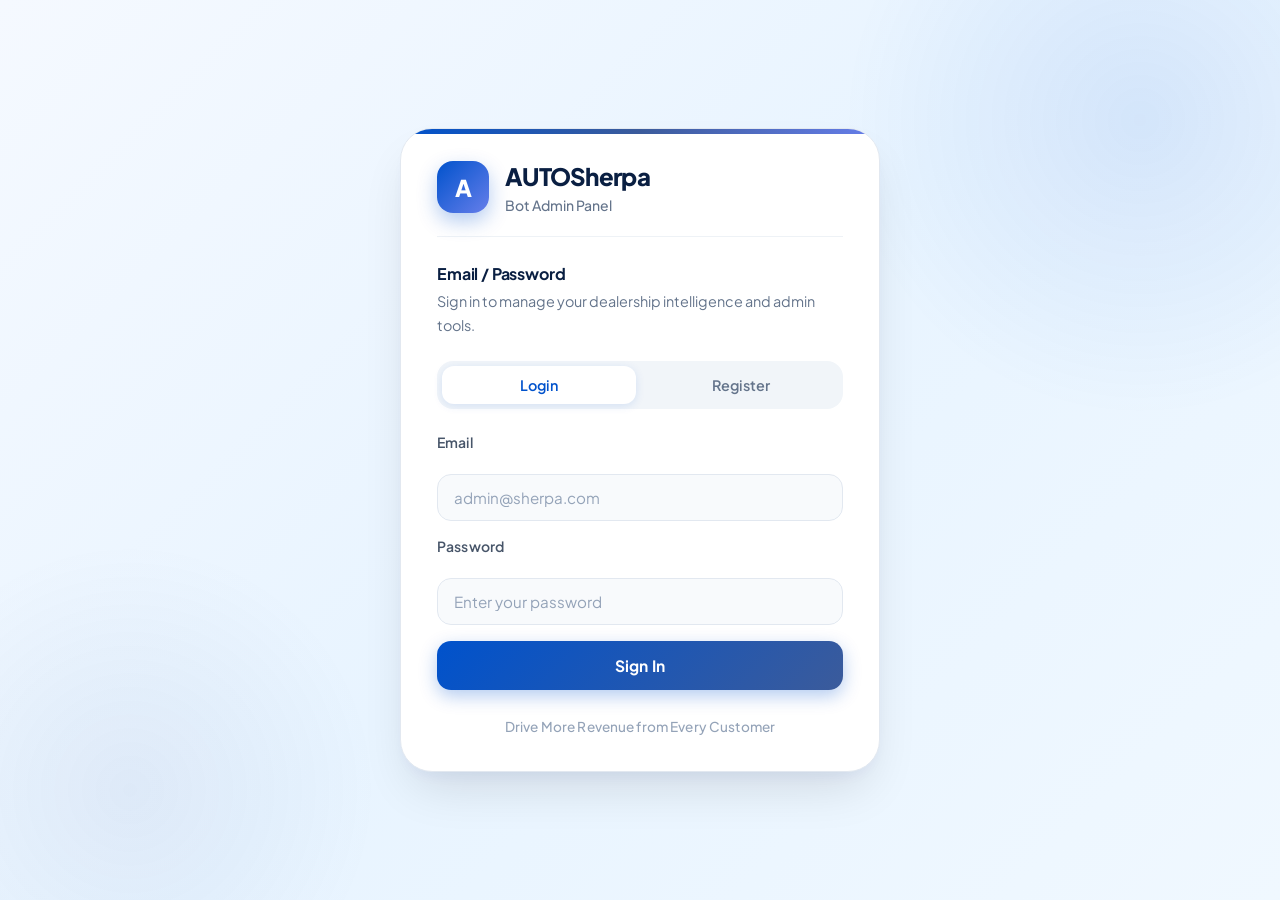
<file: frontend/index.html>
<!DOCTYPE html>
<html lang="en">
<head>
  <meta charset="UTF-8">
  <title>AutoSherpa Ops · Modern Dashboard</title>
  <link rel="stylesheet" href="css/index.css">
  <meta name="viewport" content="width=device-width, initial-scale=1.0">
  <link rel="preconnect" href="https://fonts.googleapis.com">
  <link rel="preconnect" href="https://fonts.gstatic.com" crossorigin>
  <link href="https://fonts.googleapis.com/css2?family=Plus+Jakarta+Sans:wght@400;500;600;700;800&display=swap" rel="stylesheet">
</head>
<body>
  <div class="app">
    <div class="sidebar-overlay" id="sidebarOverlay"></div>
    <header class="mobile-header">
      <button class="menu-toggle" id="menuToggle" type="button">☰</button>
      <div class="mobile-brand">AutoSherpa</div>
      <div style="width: 40px;"></div> <!-- Spacer -->
    </header>

    <aside class="sidebar">
      <div class="brand">
        <div class="logo">
          <div class="logo-icon">A</div>
          <div class="logo-text">
            AutoSherpa
            <span>Car Point</span>
          </div>
        </div>
      </div>
      
      <nav class="nav">
        <a href="index.html" class="nav-item active">
          <div class="nav-icon">🏠</div>
          <div class="nav-content">
            <strong>Dashboard</strong>
            <small>Overview</small>
          </div>
        </a>

        <a href="sales.html" class="nav-item">
          <div class="nav-icon">🚗</div>
          <div class="nav-content">
            <strong>New Car Inventory</strong>
            <small>List & Upload</small>
          </div>
        </a>

        <a href="usedcar.html" class="nav-item">
          <div class="nav-icon">🚙</div>
          <div class="nav-content">
            <strong>Used Car Inventory</strong>
            <small>Pre-owned</small>
          </div>
        </a>

        <a href="service.html" class="nav-item">
          <div class="nav-icon">🔧</div>
          <div class="nav-content">
            <strong>Service Data</strong>
            <small>History & Reports</small>
          </div>
        </a>

        <a href="insurance.html" class="nav-item">
          <div class="nav-icon">🛡️</div>
          <div class="nav-content">
            <strong>Insurance Data</strong>
            <small>Policies & Renewals</small>
          </div>
        </a>

        <a href="refinancing.html" class="nav-item">
          <div class="nav-icon">💼</div>
          <div class="nav-content">
            <strong>Refinancing</strong>
            <small>Loan Options</small>
          </div>
        </a>

        <a href="history.html" class="nav-item">
          <div class="nav-icon">🕘</div>
          <div class="nav-content">
            <strong>History</strong>
            <small>User Chat Logs</small>
          </div>
        </a>

        <a href="aboutus.html" class="nav-item">
          <div class="nav-icon">ℹ️</div>
          <div class="nav-content">
            <strong>About Us</strong>
            <small>Dealership Info</small>
          </div>
        </a>

        <a href="locations.html" class="nav-item">
          <div class="nav-icon">📍</div>
          <div class="nav-content">
            <strong>Contact & Locations</strong>
            <small>Store Details</small>
          </div>
        </a>
      </nav>
      <div class="sidebar-footer">
        <a href="login.html" class="nav-item logout-item">
          <div class="nav-icon">🚪</div>
          <div class="nav-content">
            <strong>Logout</strong>
            <small>Sign out</small>
          </div>
        </a>
      </div>
    </aside>

    <main class="main">
      <!-- Main Dashboard Overview Container -->
      <div id="dashboardOverview">
        <div class="header">
          <div class="header-flex">
            <div class="header-content">
              <h1>
                Welcome back,
                <span class="header-highlight">AutoSherpa</span>
              </h1>
              <p>Your dealership operations at a glance. Track performance, manage inventory, and drive growth.</p>
              
              <!-- Period Selector -->
              <div class="period-selector">
                <button onclick="changePeriod('today')" class="period-btn active" id="periodTodayBtn">
                  📅 Today
                </button>
                <button onclick="changePeriod('yesterday')" class="period-btn" id="periodYesterdayBtn">
                  📆 Yesterday
                </button>
                <button onclick="changePeriod('week')" class="period-btn" id="periodWeekBtn">
                  📊 Last 7 Days
                </button>
                <button onclick="changePeriod('15days')" class="period-btn" id="period15DaysBtn">
                  📈 Last 15 Days
                </button>
              </div>
            </div>
            <div class="header-right">
              <button class="action-trigger-btn" onclick="showAppointmentsView()">
                <span class="btn-icon">📅</span>
                <span class="btn-text">Test Drives & Appointments</span>
              </button>
            </div>
          </div>
        </div>

        <div class="dashboard-top-card">
          <div class="dash-grid">
            <div class="dash-card">
              <div class="dash-card-heading">🚗 Sales Enquiry</div>
              <div class="dash-card-value" id="salesEnq">0</div>
              <div class="dash-card-trend" id="salesTrend"></div>
            </div>
            <div class="dash-card">
              <div class="dash-card-heading">🚙 Used Car Enquiry</div>
              <div class="dash-card-value" id="usedEnq">0</div>
              <div class="dash-card-trend" id="usedTrend"></div>
            </div>
            <div class="dash-card">
              <div class="dash-card-heading">🔧 Service Enquiry</div>
              <div class="dash-card-value" id="serviceEnq">0</div>
              <div class="dash-card-trend" id="serviceTrend"></div>
            </div>
          </div>

          <div class="dash-grid">
            <div class="dash-card">
              <div class="dash-card-heading">🛡️ Insurance Enquiry</div>
              <div class="dash-card-value" id="insuranceEnq">0</div>
              <div class="dash-card-trend" id="insuranceTrend"></div>
            </div>
            <div class="dash-card">
              <div class="dash-card-heading">💼 Refinancing Enquiry</div>
              <div class="dash-card-value" id="refinancingEnq">0</div>
              <div class="dash-card-trend" id="refinancingTrend"></div>
            </div>
            <div class="dash-card">
              <div class="dash-card-heading">ℹ️ About Us Enquiry</div>
              <div class="dash-card-value" id="aboutUsEnq">0</div>
              <div class="dash-card-trend" id="aboutUsTrend"></div>
            </div>
          </div>

          <div class="dash-grid single-row">
            <div class="dash-card large-card">
              <div class="dash-card-heading">📍 Contact Enquiry</div>
              <div class="dash-card-value" id="contactEnq">0</div>
              <div class="dash-card-trend" id="contactTrend"></div>
            </div>
          </div>
        </div>

        <div class="card trend-card">
          <div class="trend-header">
            <div>
              <span class="eyebrow">Lead Trend</span>
              <div class="lead-count" id="leadCount">0 leads</div>
            </div>
            <div class="trend-caption">Unique customers per day (last 15 days)</div>
          </div>

          <div class="trend-chart">
            <div class="trend-axis-label">Last 15 days</div>
            <div class="trend-bars" id="trendBars"></div>
            <div class="trend-labels" id="trendLabels"></div>
          </div>
        </div>

      </div> <!-- End dashboardOverview -->

      <!-- Dedicated Appointments View -->
      <div id="appointmentsView" class="full-view-container" style="display: none;">
        <div class="view-header">
          <div class="view-header-left">
            <button class="back-btn" onclick="showDashboardOverview()">
              <span class="back-icon">←</span> Back to Dashboard
            </button>
            <div class="view-title">
              <h2>🗓️ Test Drives & Appointments</h2>
              <p>Combined view of all incoming requests across modules</p>
            </div>
          </div>
          <div class="view-actions">
            <button class="refresh-btn-large" onclick="loadActionItems()">
              <span class="refresh-icon">🔄</span> Refresh List
            </button>
          </div>
        </div>

        <div class="view-filters-bar">
          <div class="filter-section">
            <span class="filter-label">Time Period:</span>
            <div class="view-period-selector">
              <button onclick="changeModalPeriod('today')" class="mini-period-btn" id="modalPeriodToday">Today</button>
              <button onclick="changeModalPeriod('yesterday')" class="mini-period-btn" id="modalPeriodYesterday">Yesterday</button>
              <button onclick="changeModalPeriod('week')" class="mini-period-btn" id="modalPeriodWeek">7 Days</button>
              <button onclick="changeModalPeriod('15days')" class="mini-period-btn active" id="modalPeriod15Days">15 Days</button>
            </div>
          </div>
          <div class="filter-section">
            <span class="filter-label">Filter by Module:</span>
            <div class="view-module-tabs">
              <button onclick="filterModalByModule('all')" class="tab-btn active" id="tabAll">All Items</button>
              <button onclick="filterModalByModule('sales')" class="tab-btn" id="tabSales">New Cars</button>
              <button onclick="filterModalByModule('used_cars')" class="tab-btn" id="tabUsed">Used Cars</button>
              <button onclick="filterModalByModule('insurance')" class="tab-btn" id="tabInsurance">Insurance</button>
              <button onclick="filterModalByModule('service')" class="tab-btn" id="tabService">Service</button>
              <button onclick="filterModalByModule('refinancing')" class="tab-btn" id="tabRefinancing">Refinancing</button>
            </div>
          </div>
        </div>

        <div class="view-table-container">
          <div id="actionItemsContainer" class="action-items-list-view">
            <div class="empty-state">Loading data...</div>
          </div>
        </div>
      </div>
    </main>
  </div>
  
  <script src="js/config.js?v=1.2"></script>
  <script src="js/index.js"></script>

</body>
</html>
</file>
<file: frontend/css/index.css>
:root {
  /* Vibrant Modern Color System */
  --primary-50: #eef2ff;
  --primary-100: #e0e7ff;
  --primary-500: #3b5b9b;
  --primary-600: #2c4c8c;
  --primary-700: #1e3a7a;
  
  --neutral-50: #fafbfc;
  --neutral-100: #f5f7fa;
  --neutral-200: #eef2f6;
  --neutral-300: #e2e8f0;
  --neutral-400: #cbd5e1;
  --neutral-500: #94a3b8;
  --neutral-600: #64748b;
  --neutral-700: #475569;
  --neutral-800: #1e293b;
  --neutral-900: #0f172a;
  
  --card-sales: linear-gradient(135deg, #667eea 0%, #764ba2 100%);
  --card-used: linear-gradient(135deg, #f093fb 0%, #f5576c 100%);
  --card-service: linear-gradient(135deg, #4facfe 0%, #00f2fe 100%);
  --card-insurance: linear-gradient(135deg, #43e97b 0%, #38f9d7 100%);
  --card-refinancing: linear-gradient(135deg, #fa709a 0%, #fee140 100%);
  --card-about: linear-gradient(135deg, #30cfd0 0%, #330867 100%);
  --card-contact: linear-gradient(135deg, #a8edea 0%, #fed6e3 100%);
  --card-general: linear-gradient(135deg, #a1c4fd 0%, #c2e9fb 100%);
  
  --success: #2e7d67;
  --warning: #c48b56;
  --error: #b55464;
  
  --glass-bg: rgba(255, 255, 255, 0.85);
  --glass-border: rgba(255, 255, 255, 0.5);
  --glass-shadow: 0 25px 50px -12px rgba(0, 0, 0, 0.15);
  
  --gradient-primary: linear-gradient(135deg, #3b5b9b 0%, #2c4c8c 100%);
  --gradient-accent: linear-gradient(135deg, #9b8b7c 0%, #8a7a6b 100%);
  --gradient-light: linear-gradient(135deg, #ffffff 0%, #f8fafc 100%);
}

* {
  margin: 0;
  padding: 0;
  box-sizing: border-box;
}

body {
  font-family: 'Plus Jakarta Sans', 'Inter', -apple-system, BlinkMacSystemFont, sans-serif;
  background: linear-gradient(135deg, #f5f9ff 0%, #e8f4ff 50%, #f0f8ff 100%);
  color: var(--neutral-800);
  min-height: 100vh;
  line-height: 1.5;
  -webkit-font-smoothing: antialiased;
}

/* Layout */
.app {
  display: flex;
  min-height: 100vh;
  position: relative;
}

/* Modern Sidebar */
.sidebar {
  width: 260px;
  background: linear-gradient(180deg, #004aad 0%, #0052cc 50%, #003d99 100%);
  color: #ffffff;
  padding: 32px 20px;
  position: sticky;
  top: 0;
  height: 100vh;
  overflow-y: auto;
  box-shadow: 4px 0 35px -15px rgba(0, 82, 204, 0.35);
  z-index: 10;
  display: flex;
  flex-direction: column;
  justify-content: space-between;
}

.brand {
  margin-bottom: 40px;
}

.logo {
  display: flex;
  align-items: center;
  gap: 14px;
}

.logo-icon {
  width: 44px;
  height: 44px;
  background: linear-gradient(135deg, #00d4ff 0%, #0099ff 100%);
  border-radius: 14px;
  display: flex;
  align-items: center;
  justify-content: center;
  color: white;
  font-size: 22px;
  font-weight: 800;
}

.logo-text {
  font-size: 20px;
  font-weight: 700;
  letter-spacing: -0.5px;
  color: #ffffff;
}

.logo-text span {
  display: block;
  font-size: 12px;
  font-weight: 500;
  color: rgba(255, 255, 255, 0.72);
  margin-top: 4px;
}

/* Navigation */
.nav {
  display: flex;
  flex-direction: column;
  gap: 10px;
}

.nav-item {
  display: flex;
  align-items: center;
  gap: 16px;
  padding: 14px 16px;
  border-radius: 18px;
  text-decoration: none;
  color: rgba(255, 255, 255, 0.95);
  transition: all 0.25s ease;
  position: relative;
  background: rgba(255, 255, 255, 0.08);
  border: 1px solid transparent;
}

.nav-icon {
  width: 36px;
  height: 36px;
  background: rgba(255, 255, 255, 0.08);
  border-radius: 12px;
  display: flex;
  align-items: center;
  justify-content: center;
  font-size: 18px;
  transition: all 0.25s ease;
}

.nav-content {
  flex: 1;
}

.nav-content strong {
  display: block;
  font-weight: 700;
  font-size: 15px;
  margin-bottom: 2px;
  color: #f8fbff;
}

.nav-content small {
  display: block;
  font-size: 11px;
  color: rgba(255, 255, 255, 0.64);
  font-weight: 500;
  letter-spacing: 0.3px;
  text-transform: uppercase;
}

.nav-item:hover {
  background: rgba(255, 255, 255, 0.12);
  transform: translateX(4px);
}

.nav-item:hover .nav-icon {
  background: rgba(255, 255, 255, 0.18);
}

.nav-item.active {
  background: white;
  color: var(--primary-700);
  border-color: rgba(255, 255, 255, 0.18);
}

.nav-item.active .nav-icon {
  background: var(--gradient-primary);
  color: white;
}

.nav-item.active .nav-content strong {
  color: var(--primary-700);
}

.nav-item.active .nav-content small {
  color: var(--neutral-500);
}

.sidebar-footer {
  margin-top: 24px;
  padding-top: 20px;
  border-top: 1px solid rgba(255, 255, 255, 0.08);
}

.logout-item {
  background: rgba(255, 255, 255, 0.08);
}

.logout-item:hover {
  background: rgba(255, 255, 255, 0.16);
}

/* Main Content */
.main {
  flex: 1;
  padding: 40px;
  background: transparent;
  position: relative;
  overflow-x: hidden;
}

.main::before {
  content: '';
  position: absolute;
  top: 0;
  left: 0;
  right: 0;
  height: 420px;
  background: radial-gradient(circle at top right, rgba(0, 82, 204, 0.12), transparent 32%),
              linear-gradient(180deg, rgba(200, 220, 255, 0.5) 0%, rgba(240, 248, 255, 0.7) 100%);
  pointer-events: none;
  z-index: -1;
}

/* Header */
.header {
  position: relative;
  z-index: 1;
  margin-bottom: 48px;
}

.header-content {
  max-width: 800px;
}

.header h1 {
  font-size: 44px;
  font-weight: 800;
  letter-spacing: -1.5px;
  line-height: 1.2;
  margin-bottom: 16px;
  color: #0a1f42;
}

.header-highlight {
  background: linear-gradient(135deg, #0052cc 0%, #0066ff 100%);
  -webkit-background-clip: text;
  -webkit-text-fill-color: transparent;
  background-clip: text;
  display: inline-block;
}

.header p {
  font-size: 18px;
  color: #2d3e50;
  font-weight: 500;
  max-width: 600px;
  line-height: 1.7;
}

/* Period Selector Styles */
.period-selector {
  display: flex;
  gap: 12px;
  margin-top: 20px;
  flex-wrap: wrap;
}

.period-btn {
  padding: 10px 20px;
  border-radius: 999px;
  border: 1.5px solid #cbd5e1;
  background: white;
  font-size: 13px;
  font-weight: 600;
  font-family: 'Plus Jakarta Sans', system-ui, sans-serif;
  cursor: pointer;
  color: #475569;
  transition: all 0.2s ease;
}

.period-btn:hover {
  border-color: #0052cc;
  color: #0052cc;
  transform: translateY(-2px);
  box-shadow: 0 4px 12px rgba(0, 82, 204, 0.15);
}

.period-btn.active {
  background: linear-gradient(135deg, #0052cc 0%, #0066ff 100%);
  color: white;
  border-color: transparent;
  box-shadow: 0 4px 14px rgba(0, 82, 204, 0.3);
}

/* Stats Section */
.stats-grid {
  display: grid;
  grid-template-columns: repeat(4, 1fr);
  gap: 24px;
  margin-bottom: 48px;
  position: relative;
  z-index: 1;
}

.stat-card {
  background: white;
  border-radius: 28px;
  padding: 24px;
  box-shadow: var(--glass-shadow);
  border: 1px solid var(--neutral-200);
  transition: all 0.3s ease;
  position: relative;
  overflow: hidden;
}

.stat-card::before {
  content: '';
  position: absolute;
  top: 0;
  left: 0;
  right: 0;
  height: 4px;
  background: var(--gradient-primary);
  opacity: 0;
  transition: opacity 0.3s ease;
}

.stat-card:hover {
  transform: translateY(-5px);
  box-shadow: 0 30px 60px -20px rgba(59, 91, 155, 0.2);
}

.stat-card:hover::before {
  opacity: 1;
}

.stat-icon {
  width: 48px;
  height: 48px;
  background: var(--neutral-100);
  border-radius: 16px;
  display: flex;
  align-items: center;
  justify-content: center;
  font-size: 24px;
  margin-bottom: 20px;
  color: var(--primary-500);
}

.stat-value {
  font-size: 32px;
  font-weight: 800;
  color: var(--neutral-900);
  margin-bottom: 4px;
  letter-spacing: -0.5px;
}

.stat-label {
  font-size: 14px;
  color: var(--neutral-500);
  font-weight: 500;
  text-transform: uppercase;
  letter-spacing: 0.5px;
}

.stat-trend {
  display: inline-block;
  padding: 4px 8px;
  background: var(--neutral-100);
  border-radius: 20px;
  font-size: 12px;
  font-weight: 600;
  margin-top: 12px;
  color: var(--success);
}

.stat-trend.positive {
  color: var(--success);
}

/* Cards Grid */
.cards {
  display: grid;
  grid-template-columns: repeat(3, 1fr);
  gap: 30px;
  position: relative;
  z-index: 1;
}

.card {
  background: white;
  border-radius: 32px;
  padding: 32px;
  text-decoration: none;
  color: inherit;
  box-shadow: var(--glass-shadow);
  border: 1px solid var(--neutral-200);
  transition: all 0.4s cubic-bezier(0.34, 1.56, 0.64, 1);
  position: relative;
  display: flex;
  flex-direction: column;
  gap: 16px;
}

.card-badge {
  position: absolute;
  top: 24px;
  right: 24px;
  padding: 6px 12px;
  background: var(--neutral-100);
  border-radius: 40px;
  font-size: 12px;
  font-weight: 600;
  color: var(--neutral-600);
  letter-spacing: 0.3px;
}

.card-icon {
  width: 64px;
  height: 64px;
  background: var(--neutral-100);
  border-radius: 20px;
  display: flex;
  align-items: center;
  justify-content: center;
  font-size: 32px;
  margin-bottom: 8px;
  transition: all 0.3s ease;
}

.card:hover .card-icon {
  background: var(--gradient-primary);
  color: white;
  transform: scale(1.1) rotate(5deg);
}

.card h3 {
  font-size: 28px;
  font-weight: 700;
  color: var(--neutral-900);
  letter-spacing: -0.5px;
  margin-bottom: 4px;
}

.card p {
  color: var(--neutral-600);
  font-size: 16px;
  line-height: 1.7;
  margin-bottom: 16px;
}

.card-features {
  list-style: none;
  padding: 0;
  margin-top: auto;
}

.card-features li {
  display: flex;
  align-items: center;
  gap: 8px;
  font-size: 14px;
  color: var(--neutral-600);
  padding: 8px 0;
  border-bottom: 1px solid var(--neutral-100);
}

.card-features li:last-child {
  border-bottom: none;
}

.card-features li::before {
  content: "✓";
  color: var(--primary-500);
  font-weight: 700;
}

.card-footer {
  margin-top: 24px;
  display: flex;
  align-items: center;
  gap: 12px;
  color: var(--primary-500);
  font-weight: 600;
  font-size: 15px;
}

.card-footer span {
  transition: transform 0.3s ease;
}

.card:hover .card-footer span {
  transform: translateX(8px);
}

.card:hover {
  transform: translateY(-12px) scale(1.02);
  border-color: var(--primary-100);
  box-shadow: 0 40px 80px -20px rgba(59, 91, 155, 0.3);
}

/* Dashboard enquiry section */
.dashboard-top-card {
  background: transparent;
  border-radius: 0;
  padding: 0;
  box-shadow: none;
  margin-bottom: 32px;
}

.dash-grid {
  display: grid;
  grid-template-columns: repeat(3, minmax(0, 1fr));
  gap: 24px;
  margin-bottom: 24px;
}

.dash-grid.single-row {
  grid-template-columns: 1fr;
}

.dash-card {
  background: white;
  border-radius: 28px;
  padding: 32px 28px;
  min-height: 140px;
  display: flex;
  flex-direction: column;
  justify-content: space-between;
  border: none;
  box-shadow: 0 20px 40px -10px rgba(0, 0, 0, 0.1);
  transition: all 0.4s cubic-bezier(0.34, 1.56, 0.64, 1);
  position: relative;
  overflow: hidden;
}

.dash-card::before {
  content: '';
  position: absolute;
  top: 0;
  left: 0;
  right: 0;
  height: 6px;
  background: var(--card-sales);
}

.dash-card:nth-child(1)::before {
  background: var(--card-sales);
}

.dash-card:nth-child(2)::before {
  background: var(--card-used);
}

.dash-card:nth-child(3)::before {
  background: var(--card-service);
}

.dash-card:nth-child(4)::before {
  background: var(--card-insurance);
}

.dash-card:nth-child(5)::before {
  background: var(--card-refinancing);
}

.dash-card:nth-child(6)::before {
  background: var(--card-about);
}

.dash-card.large-card::before {
  background: var(--card-contact);
}

.dash-card:hover {
  transform: translateY(-8px);
  box-shadow: 0 30px 60px -15px rgba(0, 0, 0, 0.25);
}

.dash-card.large-card {
  grid-column: 1 / -1;
  min-height: 140px;
}

.dash-card-heading {
  font-size: 15px;
  font-weight: 700;
  color: var(--neutral-700);
  margin-bottom: 16px;
  letter-spacing: 0.3px;
  text-transform: uppercase;
  display: flex;
  align-items: center;
  gap: 8px;
}

.dash-card-value {
  font-size: 42px;
  font-weight: 900;
  background: linear-gradient(135deg, #667eea 0%, #764ba2 100%);
  -webkit-background-clip: text;
  -webkit-text-fill-color: transparent;
  background-clip: text;
  line-height: 1.2;
}

.dash-card-trend {
  font-size: 12px;
  margin-top: 12px;
  padding-top: 8px;
  border-top: 1px solid var(--neutral-200);
  color: var(--neutral-500);
}

.dash-card-trend.up {
  color: #10b981;
}

.dash-card-trend.down {
  color: #ef4444;
}

/* Trend Card */
.trend-card {
  background: white;
  border: none;
  border-radius: 32px;
  padding: 32px;
  box-shadow: 0 20px 40px -10px rgba(0, 0, 0, 0.1);
  position: relative;
  overflow: hidden;
  margin-bottom: 24px;
}

.trend-card::before {
  content: '';
  position: absolute;
  top: 0;
  left: 0;
  width: 100%;
  height: 6px;
  background: linear-gradient(90deg, #667eea 0%, #764ba2 50%, #38f9d7 100%);
}

.trend-header {
  display: flex;
  justify-content: space-between;
  align-items: flex-end;
  gap: 20px;
  margin-bottom: 24px;
  flex-wrap: wrap;
}

.eyebrow {
  display: inline-block;
  text-transform: uppercase;
  letter-spacing: 0.16em;
  color: var(--neutral-500);
  font-size: 12px;
  margin-bottom: 8px;
}

.lead-count {
  font-size: 38px;
  font-weight: 900;
  color: var(--primary-700);
}

.trend-caption {
  font-size: 14px;
  color: var(--neutral-500);
}

.trend-chart {
  padding: 24px 0 0;
}

.trend-axis-label {
  font-weight: 600;
  color: var(--neutral-700);
  margin-bottom: 18px;
}

.trend-bars {
  display: grid;
  grid-template-columns: repeat(15, minmax(0, 1fr));
  gap: 10px;
  align-items: end;
  height: 180px;
  margin-bottom: 18px;
}

.trend-bar {
  background: #dbe8ff;
  border-radius: 18px 18px 0 0;
  position: relative;
  transition: all 0.3s ease;
  cursor: pointer;
}

.trend-bar:hover {
  opacity: 0.8;
  transform: scaleY(1.02);
}

.trend-bar.active-bar {
  background: linear-gradient(180deg, #3b5b9b 0%, #2c4c8c 100%);
}

.trend-labels {
  display: grid;
  grid-template-columns: repeat(15, minmax(0, 1fr));
  gap: 10px;
  font-size: 11px;
  font-weight: 500;
  color: var(--neutral-600);
  text-align: center;
  margin-top: 16px;
  padding-bottom: 24px;
}

.trend-labels span {
  display: block;
  transform: rotate(-45deg);
  transform-origin: center;
  white-space: nowrap;
  cursor: pointer;
  margin-left: -6px;
}

.trend-labels span:hover {
  color: var(--primary-500);
  font-weight: 700;
}

/* Summary Card Styles */
.summary-card {
  margin-top: 24px;
}

.summary-header {
  display: flex;
  justify-content: space-between;
  align-items: center;
  margin-bottom: 20px;
  flex-wrap: wrap;
  gap: 12px;
}

.summary-header h3 {
  margin-bottom: 0;
  font-size: 18px;
  font-weight: 700;
}

.last-updated {
  font-size: 12px;
  color: var(--neutral-500);
  font-weight: 500;
}

.summary-grid {
  display: grid;
  grid-template-columns: repeat(3, 1fr);
  gap: 20px;
}

.summary-item {
  text-align: center;
  padding: 16px;
  background: var(--neutral-50);
  border-radius: 16px;
  transition: all 0.3s ease;
}

.summary-item:hover {
  transform: translateY(-2px);
  box-shadow: 0 4px 12px rgba(0, 0, 0, 0.05);
}

.summary-label {
  font-size: 12px;
  color: var(--neutral-500);
  font-weight: 600;
  text-transform: uppercase;
  letter-spacing: 0.5px;
  margin-bottom: 8px;
}

.summary-value {
  font-size: 28px;
  font-weight: 800;
  color: var(--neutral-900);
}

/* Quick Actions */
.quick-actions {
  margin-top: 48px;
  padding: 32px;
  background: white;
  border-radius: 32px;
  border: 1px solid var(--neutral-200);
  position: relative;
  z-index: 1;
}

.quick-actions h4 {
  font-size: 18px;
  font-weight: 600;
  color: var(--neutral-700);
  margin-bottom: 20px;
  letter-spacing: -0.3px;
}

.actions-grid {
  display: grid;
  grid-template-columns: repeat(4, 1fr);
  gap: 16px;
}

.action-button {
  display: flex;
  align-items: center;
  gap: 12px;
  padding: 16px;
  background: var(--neutral-50);
  border-radius: 20px;
  text-decoration: none;
  color: var(--neutral-700);
  transition: all 0.3s ease;
  border: 1px solid transparent;
}

.action-button:hover {
  background: white;
  border-color: var(--primary-100);
  transform: translateY(-3px);
  box-shadow: 0 15px 30px -15px rgba(59, 91, 155, 0.2);
}

.action-icon {
  width: 40px;
  height: 40px;
  background: white;
  border-radius: 12px;
  display: flex;
  align-items: center;
  justify-content: center;
  font-size: 20px;
}

.action-text {
  font-weight: 600;
  font-size: 14px;
}

.inline-actions,
.module-action-buttons {
  display: flex;
  flex-wrap: wrap;
  gap: 12px;
  margin-top: 8px;
}

.secondary {
  border: 1px solid rgba(15, 23, 42, 0.08);
  background: white;
  color: var(--neutral-800);
  border-radius: 16px;
  padding: 12px 18px;
  font-weight: 600;
  cursor: pointer;
  transition: all 0.2s ease;
}

.secondary:hover {
  background: #f8fafc;
}

.small-text {
  color: var(--neutral-500);
  margin-top: 8px;
  display: block;
  font-size: 0.95rem;
}

.action-card {
  margin-top: 32px;
  padding: 24px;
  background: white;
  border-radius: 28px;
  border: 1px solid var(--neutral-200);
}

.action-header {
  display: flex;
  align-items: flex-start;
  justify-content: space-between;
  gap: 16px;
}

.action-table-wrapper {
  overflow-x: auto;
  margin-top: 20px;
}

.action-table {
  width: 100%;
  border-collapse: collapse;
  min-width: 860px;
}

.action-table th,
.action-table td {
  padding: 14px 16px;
  border-bottom: 1px solid var(--neutral-200);
  text-align: left;
  font-size: 0.95rem;
}

.action-table th {
  background: var(--neutral-100);
  color: var(--neutral-700);
  font-weight: 700;
  letter-spacing: 0.04em;
  text-transform: uppercase;
}

.action-table tr:hover {
  background: rgba(59, 91, 155, 0.05);
}

.action-items .empty-state {
  padding: 36px 20px;
  text-align: center;
  color: var(--neutral-500);
  font-size: 0.98rem;
}

.hidden {
  display: none !important;
}

/* Loading Animation */
@keyframes pulse {
  0%, 100% { opacity: 1; }
  50% { opacity: 0.5; }
}

.loading {
  animation: pulse 1.5s ease-in-out infinite;
}

/* Tooltip Styles */
[data-tooltip] {
  position: relative;
  cursor: help;
}

[data-tooltip]:before {
  content: attr(data-tooltip);
  position: absolute;
  bottom: 100%;
  left: 50%;
  transform: translateX(-50%);
  padding: 6px 12px;
  background: #1e293b;
  color: white;
  font-size: 12px;
  border-radius: 8px;
  white-space: nowrap;
  display: none;
  z-index: 100;
}

[data-tooltip]:hover:before {
  display: block;
}

/* Responsive */
@media (max-width: 1200px) {
  .stats-grid {
    grid-template-columns: repeat(2, 1fr);
  }
  
  .cards {
    grid-template-columns: repeat(2, 1fr);
  }
  
  .actions-grid {
    grid-template-columns: repeat(2, 1fr);
  }
  
  .summary-grid {
    grid-template-columns: repeat(2, 1fr);
  }
}

@media (max-width: 900px) {
  .main {
    padding: 24px;
  }
  
  .header h1 {
    font-size: 36px;
  }
  
  .cards {
    grid-template-columns: 1fr;
  }
  
  .stats-grid {
    grid-template-columns: 1fr;
  }
  
  .actions-grid {
    grid-template-columns: 1fr;
  }
  
  .dash-grid {
    grid-template-columns: 1fr;
    gap: 16px;
  }
  
  .summary-grid {
    grid-template-columns: 1fr;
    gap: 12px;
  }
  
  .period-selector {
    justify-content: center;
  }
  
  .period-btn {
    padding: 8px 16px;
    font-size: 12px;
  }
  
  .trend-header {
    flex-direction: column;
    align-items: flex-start;
  }
  
  .lead-count {
    font-size: 28px;
  }
}

@media (max-width: 480px) {
  .header h1 {
    font-size: 32px;
  }
  
  .card {
    padding: 24px;
  }
  
  .dash-card {
    padding: 20px;
  }
  
  .dash-card-value {
    font-size: 32px;
  }
  
  .summary-value {
    font-size: 22px;
  }
  
  .trend-bars {
    gap: 6px;
    height: 140px;
  }
  
  .trend-labels {
    gap: 6px;
    font-size: 8px;
  }
}

/* Animations */
@keyframes slideIn {
  from {
    opacity: 0;
    transform: translateY(30px);
  }
  to {
    opacity: 1;
    transform: translateY(0);
  }
}

.stat-card, .card, .action-button, .dash-card, .summary-item {
  animation: slideIn 0.5s ease forwards;
  opacity: 0;
}

.stat-card:nth-child(1) { animation-delay: 0.1s; }
.stat-card:nth-child(2) { animation-delay: 0.2s; }
.stat-card:nth-child(3) { animation-delay: 0.3s; }
.stat-card:nth-child(4) { animation-delay: 0.4s; }
.card:nth-child(1) { animation-delay: 0.2s; }
.card:nth-child(2) { animation-delay: 0.3s; }
.card:nth-child(3) { animation-delay: 0.4s; }
.dash-card:nth-child(1) { animation-delay: 0.1s; }
.dash-card:nth-child(2) { animation-delay: 0.15s; }
.dash-card:nth-child(3) { animation-delay: 0.2s; }
.dash-card:nth-child(4) { animation-delay: 0.25s; }
.dash-card:nth-child(5) { animation-delay: 0.3s; }
.dash-card:nth-child(6) { animation-delay: 0.35s; }
.dash-card:nth-child(7) { animation-delay: 0.4s; }

/* New Dashboard Header Flex */
.header-flex {
  display: flex;
  justify-content: space-between;
  align-items: flex-start;
  gap: 24px;
}

.header-right {
  flex-shrink: 0;
  padding-top: 10px;
}

.action-trigger-btn {
  display: flex;
  align-items: center;
  gap: 12px;
  padding: 16px 28px;
  background: white;
  border: 1.5px solid #0052cc;
  border-radius: 20px;
  color: #0052cc;
  font-family: 'Plus Jakarta Sans', sans-serif;
  font-weight: 700;
  font-size: 15px;
  cursor: pointer;
  transition: all 0.3s cubic-bezier(0.34, 1.56, 0.64, 1);
  box-shadow: 0 10px 25px -5px rgba(0, 82, 204, 0.1);
}

.action-trigger-btn:hover {
  background: #0052cc;
  color: white;
  transform: translateY(-4px);
  box-shadow: 0 20px 35px -10px rgba(0, 82, 204, 0.3);
}

.action-trigger-btn .btn-icon {
  font-size: 20px;
}

/* Modal Styles */
.modal {
  display: none;
  position: fixed;
  z-index: 1000;
  left: 0;
  top: 0;
  width: 100%;
  height: 100%;
  overflow: auto;
  background-color: rgba(15, 23, 42, 0.6);
  backdrop-filter: blur(8px);
  animation: fadeIn 0.3s ease;
}

@keyframes fadeIn {
  from { opacity: 0; }
  to { opacity: 1; }
}

.modal-content {
  background: white;
  margin: 5vh auto;
  width: 90%;
  max-width: 1100px;
  border-radius: 32px;
  padding: 0;
  box-shadow: 0 30px 100px rgba(0, 0, 0, 0.25);
  animation: modalScaleUp 0.4s cubic-bezier(0.34, 1.56, 0.64, 1);
  overflow: hidden;
  display: flex;
  flex-direction: column;
  max-height: 90vh;
}

@keyframes modalScaleUp {
  from { transform: scale(0.9) translateY(40px); opacity: 0; }
  to { transform: scale(1) translateY(0); opacity: 1; }
}

.modal-header {
  padding: 24px 32px;
  display: flex;
  justify-content: space-between;
  align-items: center;
  border-bottom: 1px solid var(--neutral-100);
}

.modal-header h2 {
  font-size: 22px;
  font-weight: 800;
  color: #0a1f42;
  margin-bottom: 4px;
}

.modal-header p {
  font-size: 14px;
  color: var(--neutral-500);
  font-weight: 500;
}

.close-modal {
  font-size: 32px;
  font-weight: 400;
  color: var(--neutral-400);
  cursor: pointer;
  width: 44px;
  height: 44px;
  display: flex;
  align-items: center;
  justify-content: center;
  border-radius: 50%;
  transition: all 0.2s ease;
}

.close-modal:hover {
  background: var(--neutral-100);
  color: var(--neutral-800);
}

.modal-filters {
  padding: 16px 32px;
  background: var(--neutral-50);
  display: flex;
  justify-content: space-between;
  align-items: center;
  border-bottom: 1px solid var(--neutral-100);
  gap: 20px;
  flex-wrap: wrap;
}

.modal-filter-group {
  display: flex;
  flex-direction: column;
  gap: 12px;
}

.modal-module-tabs {
  display: flex;
  gap: 6px;
  background: rgba(15, 23, 42, 0.05);
  padding: 4px;
  border-radius: 14px;
}

.tab-btn {
  padding: 6px 14px;
  border-radius: 10px;
  border: none;
  background: transparent;
  font-size: 13px;
  font-weight: 700;
  color: var(--neutral-600);
  cursor: pointer;
  transition: all 0.2s ease;
}

.tab-btn:hover {
  background: rgba(255, 255, 255, 0.5);
  color: var(--neutral-800);
}

.tab-btn.active {
  background: white;
  color: #0052cc;
  box-shadow: 0 2px 8px rgba(0, 0, 0, 0.08);
}

.modal-period-selector {
  display: flex;
  gap: 8px;
}

.mini-period-btn {
  padding: 8px 16px;
  border-radius: 12px;
  border: 1px solid var(--neutral-300);
  background: white;
  font-size: 13px;
  font-weight: 600;
  color: var(--neutral-600);
  cursor: pointer;
  transition: all 0.2s ease;
}

.mini-period-btn:hover {
  border-color: #0052cc;
  color: #0052cc;
}

.mini-period-btn.active {
  background: #0052cc;
  color: white;
  border-color: #0052cc;
}

.refresh-btn {
  background: none;
  border: none;
  font-weight: 700;
  color: #0052cc;
  cursor: pointer;
  font-size: 14px;
  padding: 8px 12px;
  border-radius: 8px;
  transition: background 0.2s ease;
}

.refresh-btn:hover {
  background: rgba(0, 82, 204, 0.05);
}

.action-items-modal {
  flex: 1;
  overflow-y: auto;
  padding: 24px 32px;
}

.table-premium {
  width: 100%;
  border-collapse: separate;
  border-spacing: 0;
}

.table-premium th {
  position: sticky;
  top: 0;
  background: white;
  z-index: 2;
  text-align: left;
  padding: 16px;
  font-size: 13px;
  font-weight: 700;
  text-transform: uppercase;
  letter-spacing: 0.05em;
  color: var(--neutral-500);
  border-bottom: 2px solid var(--neutral-100);
}

.table-premium td {
  padding: 18px 16px;
  border-bottom: 1px solid var(--neutral-100);
  font-size: 14px;
  font-weight: 500;
  color: var(--neutral-800);
}

.table-premium tr:hover td {
  background: var(--neutral-50);
}

.badge-module {
  padding: 6px 12px;
  border-radius: 8px;
  font-size: 11px;
  font-weight: 700;
  text-transform: uppercase;
  display: inline-block;
}

.badge-sales { background: #eef2ff; color: #4338ca; }
.badge-used_cars { background: #fff1f2; color: #be123c; }
.badge-service { background: #f0fdf4; color: #15803d; }
.badge-insurance { background: #fdfcea; color: #a16207; }
.badge-refinancing { background: #faf5ff; color: #7e22ce; }

.customer-name {
  font-weight: 700;
  color: #0c1c3a;
  display: block;
}

.customer-phone {
  font-size: 12px;
  color: var(--neutral-500);
  font-weight: 500;
}

.location-tag {
  display: flex;
  align-items: center;
  gap: 4px;
  color: var(--neutral-600);
}

.item-type-label {
  padding: 4px 10px;
  margin-bottom: 4px;
}

.modal-header p {
  font-size: 14px;
  color: var(--neutral-500);
  font-weight: 500;
}

.close-modal {
  font-size: 32px;
  font-weight: 400;
  color: var(--neutral-400);
  cursor: pointer;
  width: 44px;
  height: 44px;
  display: flex;
  align-items: center;
  justify-content: center;
  border-radius: 50%;
  transition: all 0.2s ease;
}

.close-modal:hover {
  background: var(--neutral-100);
  color: var(--neutral-800);
}

.modal-filters {
  padding: 16px 32px;
  background: var(--neutral-50);
  display: flex;
  justify-content: space-between;
  align-items: center;
  border-bottom: 1px solid var(--neutral-100);
  gap: 20px;
  flex-wrap: wrap;
}

.modal-filter-group {
  display: flex;
  flex-direction: column;
  gap: 12px;
}

.modal-module-tabs {
  display: flex;
  gap: 6px;
  background: rgba(15, 23, 42, 0.05);
  padding: 4px;
  border-radius: 14px;
}

.tab-btn {
  padding: 6px 14px;
  border-radius: 10px;
  border: none;
  background: transparent;
  font-size: 13px;
  font-weight: 700;
  color: var(--neutral-600);
  cursor: pointer;
  transition: all 0.2s ease;
}

.tab-btn:hover {
  background: rgba(255, 255, 255, 0.5);
  color: var(--neutral-800);
}

.tab-btn.active {
  background: white;
  color: #0052cc;
  box-shadow: 0 2px 8px rgba(0, 0, 0, 0.08);
}

.modal-period-selector {
  display: flex;
  gap: 8px;
}

.mini-period-btn {
  padding: 8px 16px;
  border-radius: 12px;
  border: 1px solid var(--neutral-300);
  background: white;
  font-size: 13px;
  font-weight: 600;
  color: var(--neutral-600);
  cursor: pointer;
  transition: all 0.2s ease;
}

.mini-period-btn:hover {
  border-color: #0052cc;
  color: #0052cc;
}

.mini-period-btn.active {
  background: #0052cc;
  color: white;
  border-color: #0052cc;
}

.refresh-btn {
  background: none;
  border: none;
  font-weight: 700;
  color: #0052cc;
  cursor: pointer;
  font-size: 14px;
  padding: 8px 12px;
  border-radius: 8px;
  transition: background 0.2s ease;
}

.refresh-btn:hover {
  background: rgba(0, 82, 204, 0.05);
}

.action-items-modal {
  flex: 1;
  overflow-y: auto;
  padding: 24px 32px;
}

.table-premium {
  width: 100%;
  border-collapse: separate;
  border-spacing: 0;
}

.table-premium th {
  position: sticky;
  top: 0;
  background: white;
  z-index: 2;
  text-align: left;
  padding: 16px;
  font-size: 13px;
  font-weight: 700;
  text-transform: uppercase;
  letter-spacing: 0.05em;
  color: var(--neutral-500);
  border-bottom: 2px solid var(--neutral-100);
}

.table-premium td {
  padding: 18px 16px;
  border-bottom: 1px solid var(--neutral-100);
  font-size: 14px;
  font-weight: 500;
  color: var(--neutral-800);
}

.table-premium tr:hover td {
  background: var(--neutral-50);
}

.badge-module {
  padding: 6px 12px;
  border-radius: 8px;
  font-size: 11px;
  font-weight: 700;
  text-transform: uppercase;
  display: inline-block;
}

.badge-sales { background: #eef2ff; color: #4338ca; }
.badge-used_cars { background: #fff1f2; color: #be123c; }
.badge-service { background: #f0fdf4; color: #15803d; }
.badge-insurance { background: #fdfcea; color: #a16207; }
.badge-refinancing { background: #faf5ff; color: #7e22ce; }

.customer-name {
  font-weight: 700;
  color: #0c1c3a;
  display: block;
}

.customer-phone {
  font-size: 12px;
  color: var(--neutral-500);
  font-weight: 500;
}

.location-tag {
  display: flex;
  align-items: center;
  gap: 4px;
  color: var(--neutral-600);
}

.item-type-label {
  padding: 4px 10px;
  background: var(--neutral-100);
  border-radius: 6px;
  font-size: 12px;
  font-weight: 600;
}.vehicle-no-tag { background: #fdf2f8; color: #9d174d; padding: 4px 10px; border-radius: 8px; font-family: 'JetBrains Mono', 'Courier New', monospace; font-weight: 700; font-size: 13px; border: 1px solid #fbcfe8; display: inline-block; }

/* Full Page Appts View Styling */
.full-view-container {
    animation: fullViewFadeIn 0.6s cubic-bezier(0.16, 1, 0.3, 1);
    width: 100%;
    opacity: 1 !important;
    visibility: visible !important;
}

@keyframes fullViewFadeIn {
    from { opacity: 0; transform: translateY(20px); }
    to { opacity: 1; transform: translateY(0); }
}

.view-header {
    display: flex;
    justify-content: space-between;
    align-items: flex-start;
    margin-bottom: 32px;
    gap: 24px;
    position: relative;
    z-index: 100 !important;
    opacity: 1 !important;
    visibility: visible !important;
}

.view-header-left {
    display: flex;
    flex-direction: column;
    gap: 16px;
    opacity: 1 !important;
    visibility: visible !important;
}

.back-btn {
    display: flex;
    align-items: center;
    gap: 10px;
    background: rgba(255, 255, 255, 0.9);
    backdrop-filter: blur(8px);
    border: 1.5px solid var(--neutral-200);
    padding: 10px 20px;
    border-radius: 100px;
    font-size: 14px;
    font-weight: 700;
    color: var(--neutral-700);
    cursor: pointer;
    transition: all 0.3s cubic-bezier(0.34, 1.56, 0.64, 1);
    width: fit-content;
    z-index: 10;
}

.back-btn:hover {
    border-color: #0052cc;
    color: #0052cc;
    transform: translateX(-6px);
    background: white;
    box-shadow: 0 10px 20px rgba(0, 82, 204, 0.1);
}

.view-title {
    margin-top: 12px;
    opacity: 1 !important;
    visibility: visible !important;
}

.view-title h2 {
    font-size: 38px;
    font-weight: 800;
    color: #0c1c3a !important; /* Force visible dark color */
    letter-spacing: -1.2px;
    margin-bottom: 6px;
    line-height: 1.1;
    display: block !important;
}

.view-title p {
    font-size: 16px;
    color: var(--neutral-600) !important;
    font-weight: 500;
    display: block !important;
}

.refresh-btn-large {
    background: white;
    border: 1.5px solid var(--neutral-300);
    padding: 14px 28px;
    border-radius: 20px;
    font-size: 15px;
    font-weight: 700;
    color: #0052cc;
    cursor: pointer;
    display: flex;
    align-items: center;
    gap: 10px;
    transition: all 0.3s ease;
    box-shadow: 0 4px 6px rgba(0, 0, 0, 0.05);
}

.refresh-btn-large:hover {
    background: linear-gradient(135deg, #0052cc 0%, #0066ff 100%);
    color: white;
    border-color: transparent;
    box-shadow: 0 12px 24px rgba(0, 82, 204, 0.25);
    transform: translateY(-2px);
}

.view-filters-bar {
    background: white;
    padding: 24px 32px;
    border-radius: 24px;
    box-shadow: 0 10px 30px -10px rgba(0,0,0,0.1);
    margin-bottom: 32px;
    display: flex;
    flex-direction: column;
    gap: 16px;
    border: 1px solid var(--neutral-100);
    position: relative;
    z-index: 90 !important;
    opacity: 1 !important;
    visibility: visible !important;
}

.filter-section {
    display: flex;
    align-items: center;
    gap: 24px;
}

.filter-label {
    min-width: 150px;
    font-size: 13px;
    font-weight: 800;
    text-transform: uppercase;
    color: var(--neutral-400);
    letter-spacing: 1px;
}

.view-period-selector, .view-module-tabs {
    display: flex;
    gap: 12px;
}

.view-table-container {
    background: white;
    border-radius: 32px;
    padding: 24px;
    box-shadow: 0 25px 50px -15px rgba(0,0,0,0.1);
    border: 1px solid var(--neutral-100);
    min-height: 400px;
    overflow: hidden;
    opacity: 1 !important;
    visibility: visible !important;
}

.action-items-list-view {
    position: relative;
    width: 100%;
}

.empty-state {
    text-align: center;
    padding: 80px 40px;
    font-size: 16px;
    color: var(--neutral-500);
    font-weight: 500;
}

/* Sidebar Hiding for Full Window Coverage */
.app.sidebar-hidden .sidebar {
    display: none;
}

.app.sidebar-hidden .main {
    padding: 60px 80px;
    max-width: 100vw;
}

.app.sidebar-hidden .main::before {
    height: 100vh;
    background: radial-gradient(circle at top right, rgba(0, 82, 204, 0.08), transparent 40%),
                linear-gradient(180deg, #f8fafc 0%, #eff6ff 100%);
    z-index: -1 !important; /* Ensure background is actually in background */
}

.app.sidebar-hidden .full-view-container {
    max-width: 1400px;
    margin: 0 auto;
}

/* ==========================================================================
   MOBILE & RESPONSIVE STYLES
   ========================================================================== */

/* Mobile Header (Hidden by default) */
.mobile-header {
  display: none;
  background: #0052cc;
  color: white;
  padding: 12px 20px;
  align-items: center;
  justify-content: space-between;
  position: sticky;
  top: 0;
  z-index: 1000;
  box-shadow: 0 4px 12px rgba(0,0,0,0.1);
}

.menu-toggle {
  background: none;
  border: none;
  color: white;
  font-size: 24px;
  cursor: pointer;
  padding: 4px 8px;
  border-radius: 6px;
  transition: background 0.2s;
}

.menu-toggle:hover {
  background: rgba(255,255,255,0.1);
}

.mobile-brand {
  font-weight: 800;
  font-size: 18px;
  letter-spacing: -0.5px;
}

.sidebar-overlay {
  display: none;
  position: fixed;
  inset: 0;
  background: rgba(0,0,0,0.5);
  backdrop-filter: blur(4px);
  z-index: 998;
  opacity: 0;
  transition: opacity 0.3s ease;
}

.sidebar-overlay.active {
  display: block;
  opacity: 1;
}

/* ==========================================================================
   EXPERT RESPONSIVE DESIGN SYSTEM (Breakpoints: 1024px, 768px, 480px)
   ========================================================================== */

/* --- 1024px - Tablets & Small Laptops --- */
@media (max-width: 1024px) {
  .stats-grid { grid-template-columns: repeat(2, 1fr); gap: 20px; }
  .dash-grid { grid-template-columns: repeat(2, 1fr) !important; gap: 20px; }
  .cards { grid-template-columns: repeat(2, 1fr); gap: 20px; }
  
  .main { padding: 32px 24px; }
  .header h1 { font-size: 36px; }
}

/* --- 768px - Mobile Phones & Portrait Tablets --- */
@media (max-width: 768px) {
  html body .app { flex-direction: column; }

  /* Mobile Branding Header */
  html body .mobile-header {
    display: flex !important;
    background: linear-gradient(135deg, #004aad 0%, #0052cc 100%) !important;
    padding: 14px 20px;
    height: 64px;
    z-index: 1000;
  }

  /* ABSOLUTE SIDEBAR OVERRIDE - Rock Solid Version */
  html body .app aside.sidebar {
    display: none !important;
    position: fixed !important;
    left: 0 !important;
    top: 0 !important;
    width: 280px !important;
    height: 100vh !important;
    z-index: 10000 !important;
    background: linear-gradient(180deg, #004aad 0%, #003d99 100%) !important;
    padding-top: 20px !important;
    flex-direction: column !important;
    visibility: visible !important;
  }

  html body .app aside.sidebar.active {
    display: flex !important;
  }

  /* Sidebar contents visibility */
  .sidebar .nav {
    display: flex !important;
    flex-direction: column !important;
    width: 100% !important;
    padding: 0 10px !important;
  }

  .sidebar .nav-item {
    display: flex !important;
    opacity: 0 !important;
    transform: translateX(-20px) !important;
    transition: all 0.4s ease !important;
  }

  .sidebar.active .nav-item {
    opacity: 1 !important;
    transform: translateX(0) !important;
  }

  /* Staggered animation for menu items */
  .sidebar.active .nav-item:nth-child(1) { transition-delay: 0.1s; }
  .sidebar.active .nav-item:nth-child(2) { transition-delay: 0.15s; }
  .sidebar.active .nav-item:nth-child(3) { transition-delay: 0.2s; }
  .sidebar.active .nav-item:nth-child(4) { transition-delay: 0.25s; }
  .sidebar.active .nav-item:nth-child(5) { transition-delay: 0.3s; }
  .sidebar.active .nav-item:nth-child(6) { transition-delay: 0.35s; }
  .sidebar.active .nav-item:nth-child(7) { transition-delay: 0.4s; }
  .sidebar.active .nav-item:nth-child(8) { transition-delay: 0.45s; }
  .sidebar.active .nav-item:nth-child(9) { transition-delay: 0.5s; }

  .main { padding: 20px 16px !important; }
  .header { margin-bottom: 24px; text-align: center; }
  .header h1 { font-size: 28px; line-height: 1.2; width: 100%; }
  .header p { font-size: 15px; margin: 0 auto; width: 100%; }

  .header-flex {
    flex-direction: column !important;
    align-items: center !important;
    gap: 16px !important;
    text-align: center;
  }

  .header-content {
    width: 100% !important;
    max-width: 100% !important;
  }

  .header-right {
    width: 100% !important;
    padding-top: 0 !important;
    display: flex;
    justify-content: center;
  }

  .action-trigger-btn {
    width: 100% !important;
    justify-content: center !important;
    max-width: 400px;
  }

  .stats-grid, .dash-grid, .cards {
    grid-template-columns: 1fr !important;
    gap: 16px;
  }

  /* Table Responsiveness */
  .table-premium, .report-table, .data-table, .locations-table, .sales-table, .usedcar-table, .history-table, .table-wrapper table {
    display: block;
    width: 100%;
    overflow-x: auto;
    white-space: nowrap;
    -webkit-overflow-scrolling: touch;
    border-radius: 12px;
  }
}

/* --- 480px - Extra Small Devices --- */
@media (max-width: 480px) {
  .header h1 { font-size: 24px; }
  .card, .dash-card { padding: 20px 16px; border-radius: 20px; }
}
/* Premium Pagination Styles */
.pagination-container { display: flex; justify-content: center; align-items: center; gap: 15px; margin: 30px 0; padding: 10px; }
.pagination-btn { padding: 8px 16px; border: none; background: linear-gradient(135deg, #6366f1, #4f46e5); color: white; border-radius: 8px; font-weight: 600; cursor: pointer; transition: all 0.3s ease; box-shadow: 0 4px 6px -1px rgba(0, 0, 0, 0.1), 0 2px 4px -1px rgba(0, 0, 0, 0.06); font-family: inherit; }
.pagination-btn:hover:not(:disabled) { transform: translateY(-2px); box-shadow: 0 10px 15px -3px rgba(0, 0, 0, 0.1), 0 4px 6px -2px rgba(0, 0, 0, 0.05); }
.pagination-btn:disabled { background: #e2e8f0; color: #94a3b8; cursor: not-allowed; box-shadow: none; transform: none; }
.pagination-info { font-weight: 600; color: #334155; font-size: 0.95rem; background: white; padding: 8px 16px; border-radius: 8px; box-shadow: 0 1px 3px rgba(0,0,0,0.1); border: 1px solid #e2e8f0; }
</file>
<file: frontend/css/aboutus.css>
body { background: linear-gradient(135deg, #f5f7fa 0%, #e8f4f8 100%); }
.aboutus-container { max-width: 1000px; margin: 0 auto; }
.aboutus-header { margin-bottom: 30px; background: linear-gradient(135deg, #0052cc 0%, #0066ff 50%, #0088ff 100%); padding: 40px 30px; border-radius: 16px; color: white; box-shadow: 0 8px 24px rgba(0,82,204,0.3); }
.aboutus-header h1 { margin: 0 0 8px; font-size: 36px; color: #ffffff; font-weight: 800; text-shadow: 0 2px 4px rgba(0,0,0,0.1); }
.aboutus-header p { margin: 0; color: #e0e8ff; font-size: 18px; font-weight: 500; }
.form-section { background: linear-gradient(135deg, #ffffff 0%, #f0f7ff 100%); border-radius: 16px; padding: 32px; box-shadow: 0 4px 20px rgba(0,82,204,0.15); margin-bottom: 24px; border: 2px solid #d4e4ff; }
.form-section h2 { margin: 0 0 24px; font-size: 20px; color: #0052cc; font-weight: 800; display: flex; align-items: center; gap: 10px; }
.form-section h2:before { content: '📋'; font-size: 24px; }
.form-group { margin-bottom: 22px; }
.form-group label { display: block; margin-bottom: 10px; color: #0052cc; font-weight: 700; font-size: 15px; text-transform: uppercase; letter-spacing: 0.5px; }
.form-group label span { color: #ff4444; }
.form-group input[type="text"],
.form-group textarea,
.form-group select { 
  width: 100%; 
  padding: 14px 16px; 
  border: 2px solid #d4e4ff; 
  border-radius: 12px; 
  font-family: inherit; 
  font-size: 15px; 
  color: #1a2a3a;
  background: white;
  transition: all 0.3s ease;
  box-shadow: 0 2px 8px rgba(0,82,204,0.08);
}
.form-group input[type="text"]::placeholder,
.form-group textarea::placeholder,
.form-group select::placeholder { color: #9ca3af; font-weight: 500; }
.form-group input[type="text"]:focus,
.form-group textarea:focus,
.form-group select:focus { 
  outline: none; 
  border-color: #0052cc; 
  background: #f8fbff;
  box-shadow: 0 0 0 6px rgba(0,82,204,0.15), 0 2px 12px rgba(0,82,204,0.2); 
}
.form-group textarea { min-height: 140px; resize: vertical; }
.modules-section { background: linear-gradient(135deg, #ffffff 0%, #f0f7ff 100%); border-radius: 16px; padding: 32px; box-shadow: 0 4px 20px rgba(0,82,204,0.15); margin-bottom: 24px; border: 2px solid #d4e4ff; }
.modules-section h2 { margin: 0 0 12px; font-size: 20px; color: #0052cc; font-weight: 800; display: flex; align-items: center; gap: 10px; }
.modules-section h2:before { content: '✅'; }
.modules-section p { margin: 0 0 20px; color: #2d3e50; font-size: 15px; font-weight: 500; }
.modules-grid { display: grid; grid-template-columns: repeat(auto-fit, minmax(200px, 1fr)); gap: 16px; }
.module-checkbox { display: flex; align-items: center; padding: 12px 16px; background: white; border-radius: 12px; border: 2px solid #d4e4ff; transition: all 0.2s ease; cursor: pointer; }
.module-checkbox:hover { border-color: #0052cc; background: #f0f7ff; box-shadow: 0 2px 8px rgba(0,82,204,0.1); }
.module-checkbox input { width: 22px; height: 22px; cursor: pointer; accent-color: #0052cc; }
.module-checkbox label { margin-left: 12px; cursor: pointer; color: #1a2a3a; font-weight: 600; font-size: 15px; }
.form-actions { display: flex; gap: 12px; justify-content: flex-end; flex-wrap: wrap; margin-top: 32px; }
.btn { padding: 14px 28px; border-radius: 12px; border: none; font-weight: 700; cursor: pointer; transition: all 0.3s ease; text-transform: uppercase; font-size: 14px; letter-spacing: 0.5px; }
.btn-primary { background: linear-gradient(135deg, #0052cc 0%, #0066ff 100%); color: white; box-shadow: 0 4px 12px rgba(0,82,204,0.3); }
.btn-primary:hover { transform: translateY(-2px); box-shadow: 0 6px 20px rgba(0,82,204,0.4); }
.btn-secondary { background: white; color: #0052cc; border: 2px solid #0052cc; font-weight: 700; }
.btn-secondary:hover { background: #f0f7ff; transform: translateY(-2px); }
.btn:active { transform: scale(0.98); }
.success-msg { color: #065f46; background: linear-gradient(135deg, #d1fae5 0%, #a7f3d0 100%); padding: 16px 20px; border-radius: 12px; margin-bottom: 20px; display: none; border-left: 5px solid #10b981; font-weight: 600; box-shadow: 0 4px 12px rgba(16,185,129,0.2); }
.error-msg { color: #7c2d12; background: linear-gradient(135deg, #fed7aa 0%, #fecaca 100%); padding: 16px 20px; border-radius: 12px; margin-bottom: 20px; display: none; border-left: 5px solid #f87171; font-weight: 600; box-shadow: 0 4px 12px rgba(248,113,113,0.2); }
.loading { opacity: 0.6; pointer-events: none; }
@media (max-width: 768px) { .aboutus-header h1 { font-size: 24px; } .form-section, .modules-section { padding: 16px; border-radius: 16px; } .modules-grid { grid-template-columns: 1fr; } .form-actions { flex-direction: column; gap: 10px; } .form-actions button { width: 100%; } }
</file>
<file: frontend/css/history.css>
/* ══════════════════════════════════════════════════════
   HISTORY PAGE STYLES
══════════════════════════════════════════════════════ */

/* Stats Row */
.stats-row {
  display: flex;
  gap: 12px;
  flex-wrap: wrap;
  margin-bottom: 20px;
}

.stat-pill {
  background: var(--card);
  border: 1px solid var(--border);
  border-radius: 16px;
  padding: 14px 18px;
  display: flex;
  align-items: center;
  gap: 12px;
  flex: 1;
  min-width: 130px;
  box-shadow: 0 4px 14px rgba(15, 23, 42, 0.06);
  transition: all 0.18s ease;
}

.stat-pill.clickable {
  cursor: pointer;
}

.stat-pill.clickable:hover {
  border-color: var(--primary);
  box-shadow: 0 6px 20px rgba(59, 91, 155, 0.15);
  transform: translateY(-2px);
}

.stat-pill-icon {
  font-size: 24px;
  line-height: 1;
}

.stat-pill-value {
  font-size: 20px;
  font-weight: 800;
  color: var(--text);
  line-height: 1;
  margin-bottom: 2px;
}

.stat-pill-label {
  font-size: 11px;
  color: var(--muted);
  font-weight: 500;
}

/* ── Filters ── */
.history-filters {
  display: flex;
  flex-direction: column;
  gap: 14px;
}

.filters-top-row {
  display: flex;
  align-items: center;
  justify-content: space-between;
  flex-wrap: wrap;
  gap: 12px;
}

/* Module Tabs */
.module-tabs {
  display: flex;
  gap: 6px;
  flex-wrap: wrap;
  align-items: center;
}

.tab-btn {
  padding: 7px 16px;
  border-radius: 999px;
  border: 1.5px solid #e2e8f0;
  background: #f8fafc;
  font-size: 13px;
  font-weight: 600;
  font-family: 'Plus Jakarta Sans', system-ui, sans-serif;
  cursor: pointer;
  color: #64748b;
  transition: all 0.18s ease;
  line-height: 1.4;
}

.tab-btn:hover {
  border-color: #3b5b9b;
  color: #3b5b9b;
  background: #eef2ff;
}

.tab-btn.active {
  background: #3b5b9b !important;
  color: #ffffff !important;
  border-color: #3b5b9b !important;
  box-shadow: 0 4px 14px rgba(59, 91, 155, 0.35);
  transform: translateY(-1px);
}

/* Filter Row */
.filter-row {
  display: flex;
  gap: 10px;
  flex-wrap: wrap;
  align-items: center;
}

.filter-row input,
.filter-row select {
  padding: 9px 13px;
  border-radius: 10px;
  border: 1px solid var(--border);
  font-size: 13px;
  font-family: 'Plus Jakarta Sans', system-ui, sans-serif;
  background: white;
  color: var(--text);
  transition: border-color 0.2s, box-shadow 0.2s;
}

.filter-row input[type="text"] { min-width: 210px; }
.filter-row input[type="date"] { min-width: 145px; }
.filter-row select              { min-width: 145px; }

.filter-row input:focus,
.filter-row select:focus {
  outline: none;
  border-color: #3b5b9b;
  box-shadow: 0 0 0 3px rgba(59, 91, 155, 0.12);
}

.filter-row button.primary {
  padding: 9px 18px;
  border-radius: 10px;
  border: none;
  background: linear-gradient(135deg, #3b5b9b, #2c4c8c);
  color: #ffffff;
  font-size: 13px;
  font-weight: 700;
  font-family: 'Plus Jakarta Sans', system-ui, sans-serif;
  cursor: pointer;
  box-shadow: 0 4px 14px rgba(59, 91, 155, 0.3);
  transition: all 0.18s ease;
  white-space: nowrap;
}

.filter-row button.primary:hover {
  transform: translateY(-1px);
  box-shadow: 0 8px 20px rgba(59, 91, 155, 0.4);
}

.filter-row button.secondary {
  padding: 9px 16px;
  border-radius: 10px;
  border: 1.5px solid #e2e8f0;
  background: white;
  color: #64748b;
  font-size: 13px;
  font-weight: 600;
  font-family: 'Plus Jakarta Sans', system-ui, sans-serif;
  cursor: pointer;
  transition: all 0.18s ease;
  white-space: nowrap;
}

.filter-row button.secondary:hover {
  border-color: #94a3b8;
  background: #f8fafc;
  color: #334155;
}

/* Manage Blocked Users button */
.block-mgr-btn {
  padding: 8px 16px;
  border-radius: 10px;
  border: 1.5px solid #fecaca;
  background: #fff5f5;
  color: #dc2626;
  font-size: 13px;
  font-weight: 700;
  font-family: 'Plus Jakarta Sans', system-ui, sans-serif;
  cursor: pointer;
  transition: all 0.18s ease;
  white-space: nowrap;
  display: inline-flex;
  align-items: center;
  gap: 6px;
}

.block-mgr-btn:hover {
  background: #fee2e2;
  border-color: #f87171;
  box-shadow: 0 4px 14px rgba(220, 38, 38, 0.18);
  transform: translateY(-1px);
}

/* Card top row */
.card-top-row {
  display: flex;
  align-items: center;
  justify-content: space-between;
  margin-bottom: 16px;
}

.card-top-row h3 { margin-bottom: 0; }

.result-count {
  font-size: 12px;
  color: var(--muted);
  font-weight: 500;
  background: var(--soft);
  padding: 4px 12px;
  border-radius: 999px;
}

/* ── Table ── */
.table-wrapper {
  overflow-x: auto;
  border-radius: 14px;
  border: 1px solid var(--border);
}

#historyTable {
  width: 100%;
  border-collapse: collapse;
  background: white;
}

#historyTable thead {
  background: var(--soft);
  position: sticky;
  top: 0;
}

#historyTable th {
  padding: 12px 14px;
  text-align: left;
  font-weight: 700;
  font-size: 11px;
  color: #334155;
  border-bottom: 1px solid var(--border);
  white-space: nowrap;
  text-transform: uppercase;
  letter-spacing: 0.04em;
}

#historyTable td {
  padding: 12px 14px;
  font-size: 13px;
  border-bottom: 1px solid var(--border);
  vertical-align: middle;
}

#historyTable tbody tr:last-child td { border-bottom: none; }
#historyTable tbody tr:hover { background: #fafbff; }

/* Message count chips */
.msg-count-chip {
  display: inline-block;
  font-weight: 700;
  font-size: 13px;
  color: var(--text);
}

.msg-count-detail {
  display: block;
  font-size: 11px;
  color: var(--muted);
  margin-top: 2px;
}

/* Module Badge */
.module-badge {
  display: inline-flex;
  align-items: center;
  gap: 5px;
  padding: 4px 10px;
  border-radius: 999px;
  font-size: 12px;
  font-weight: 600;
}

.module-badge.sales {
  background: #eff6ff;
  color: #2563eb;
  border: 1px solid #bfdbfe;
}

.module-badge.insurance {
  background: #f0fdf4;
  color: #16a34a;
  border: 1px solid #bbf7d0;
}

.module-badge.service {
  background: #fff7ed;
  color: #c2410c;
  border: 1px solid #fed7aa;
}

.module-badge.used_cars {
  background: #faf5ff;
  color: #7e22ce;
  border: 1px solid #e9d5ff;
}

.module-badge.refinancing {
  background: #fff1f2;
  color: #e11d48;
  border: 1px solid #fecdd3;
}

.module-badge.general {
  background: #fefce8;
  color: #ca8a04;
  border: 1px solid #fde68a;
}

/* Status Badge */
.status-badge {
  display: inline-flex;
  align-items: center;
  gap: 5px;
  padding: 3px 10px;
  border-radius: 999px;
  font-size: 12px;
  font-weight: 600;
}

.status-badge.active {
  background: #dcfce7;
  color: #15803d;
}

.status-badge.closed {
  background: #f1f5f9;
  color: #64748b;
}

/* Action text cell */
.action-text-cell {
  max-width: 200px;
  white-space: nowrap;
  overflow: hidden;
  text-overflow: ellipsis;
  color: var(--muted);
}

/* View button */
.view-btn {
  background: #eef2ff;
  color: var(--primary);
  border: 1px solid #c7d2fe;
  padding: 5px 12px;
  border-radius: 8px;
  font-size: 12px;
  font-weight: 600;
  font-family: 'Plus Jakarta Sans', system-ui, sans-serif;
  cursor: pointer;
  transition: all 0.18s;
  white-space: nowrap;
}

.view-btn:hover {
  background: var(--primary);
  color: white;
}

/* Empty state */
.empty-state {
  text-align: center;
  padding: 48px 20px;
  color: var(--muted);
  font-size: 14px;
}

/* ===== Pagination ===== */
.pagination {
  display: flex;
  justify-content: center;
  gap: 8px;
  margin-top: 24px;
  padding: 0 6px;
}

.pagination button {
  min-width: 34px;
  height: 34px;
  padding: 0 10px;
  border-radius: 10px;
  border: 1px solid var(--border);
  background: white;
  font-size: 13px;
  font-weight: 600;
  cursor: pointer;
  color: var(--muted);
  transition: all 0.2s ease;
  font-family: 'Plus Jakarta Sans', system-ui, sans-serif;
}

.pagination button:hover {
  border-color: var(--primary);
  box-shadow: 0 8px 18px -10px rgba(59, 91, 155, 0.35);
  transform: translateY(-1px);
}

.pagination button.active {
  background: linear-gradient(135deg, #3b5b9b, #2c4c8c);
  color: white;
  border-color: transparent;
  box-shadow: 0 12px 22px -10px rgba(59, 91, 155, 0.45);
}

/* ══════════════════════════════════════════════════════
   MODAL
══════════════════════════════════════════════════════ */
.modal {
  display: none;
  position: fixed;
  inset: 0;
  background: rgba(15, 23, 42, 0.55);
  align-items: center;
  justify-content: center;
  z-index: 1000;
  backdrop-filter: blur(4px);
}

.modal-content {
  background: white;
  border-radius: 20px;
  width: 580px;
  max-width: 95%;
  max-height: 90vh;
  display: flex;
  flex-direction: column;
  box-shadow: 0 25px 60px rgba(0, 0, 0, 0.25);
  overflow: hidden;
}

.modal-header {
  display: flex;
  align-items: flex-start;
  justify-content: space-between;
  padding: 18px 22px;
  border-bottom: 1px solid var(--border);
  flex-shrink: 0;
}

.modal-title {
  font-size: 16px;
  font-weight: 700;
  color: var(--text);
}

.modal-subtitle {
  font-size: 12px;
  color: var(--muted);
  margin-top: 3px;
}

.modal-close {
  background: var(--soft);
  border: 1px solid var(--border);
  border-radius: 8px;
  padding: 6px 10px;
  font-size: 13px;
  cursor: pointer;
  color: var(--muted);
  font-family: 'Plus Jakarta Sans', system-ui, sans-serif;
  flex-shrink: 0;
  transition: all 0.18s;
}

.modal-close:hover { background: var(--border); color: var(--text); }

/* Chat meta bar */
.chat-meta {
  display: flex;
  gap: 10px;
  flex-wrap: wrap;
  padding: 12px 20px;
  background: var(--soft);
  border-bottom: 1px solid var(--border);
  flex-shrink: 0;
}

.meta-item {
  display: flex;
  align-items: center;
  gap: 5px;
  font-size: 12px;
  color: var(--muted);
}

.meta-item strong { color: var(--text); font-weight: 600; }

/* ── In-modal chat filter bar ── */
.chat-filter-bar {
  display: flex;
  gap: 8px;
  padding: 10px 20px;
  border-bottom: 1px solid var(--border);
  background: white;
  flex-shrink: 0;
  align-items: center;
  flex-wrap: wrap;
}

.chat-filter-bar select,
.chat-filter-bar input {
  padding: 7px 11px;
  border-radius: 8px;
  border: 1px solid var(--border);
  font-size: 12px;
  font-family: 'Plus Jakarta Sans', system-ui, sans-serif;
  background: #f8fafc;
  color: var(--text);
  transition: border-color 0.2s;
}

.chat-filter-bar select { min-width: 130px; }
.chat-filter-bar input  { flex: 1; min-width: 140px; }

.chat-filter-bar select:focus,
.chat-filter-bar input:focus {
  outline: none;
  border-color: #3b5b9b;
  box-shadow: 0 0 0 2px rgba(59, 91, 155, 0.1);
}

.primary-sm {
  padding: 7px 14px;
  border-radius: 8px;
  border: none;
  background: linear-gradient(135deg, #3b5b9b, #2c4c8c);
  color: white;
  font-size: 12px;
  font-weight: 700;
  font-family: 'Plus Jakarta Sans', system-ui, sans-serif;
  cursor: pointer;
  white-space: nowrap;
  transition: all 0.18s;
}

.primary-sm:hover { transform: translateY(-1px); box-shadow: 0 4px 12px rgba(59,91,155,0.3); }

.secondary-sm {
  padding: 7px 12px;
  border-radius: 8px;
  border: 1px solid #e2e8f0;
  background: white;
  color: #64748b;
  font-size: 12px;
  font-weight: 600;
  font-family: 'Plus Jakarta Sans', system-ui, sans-serif;
  cursor: pointer;
  white-space: nowrap;
  transition: all 0.18s;
}

.secondary-sm:hover { border-color: #94a3b8; background: #f8fafc; }

/* ── Chat messages ── */
.chat-messages {
  flex: 1;
  overflow-y: auto;
  padding: 18px 20px;
  display: flex;
  flex-direction: column;
  gap: 8px;
  background: #f8fafc;
}

.msg-bubble {
  max-width: 80%;
  display: flex;
  flex-direction: column;
  gap: 3px;
}

.msg-bubble.user  { align-self: flex-end;   align-items: flex-end; }
.msg-bubble.bot   { align-self: flex-start; align-items: flex-start; }

.msg-bubble .bubble-text {
  padding: 10px 14px;
  border-radius: 14px;
  font-size: 13px;
  line-height: 1.55;
  word-break: break-word;
}

.msg-bubble.user .bubble-text {
  background: #3b5b9b;
  color: white;
  border-bottom-right-radius: 4px;
}

.msg-bubble.bot .bubble-text {
  background: white;
  color: var(--text);
  border-bottom-left-radius: 4px;
  border: 1px solid var(--border);
  box-shadow: 0 1px 4px rgba(0,0,0,0.05);
}

/* Media bubbles */
.bubble-media {
  padding: 10px 12px !important;
  min-width: 200px;
}

.media-label {
  font-size: 11px;
  font-weight: 600;
  opacity: 0.75;
  margin-bottom: 4px;
  text-transform: uppercase;
  letter-spacing: 0.04em;
}

.doc-link {
  display: inline-flex;
  align-items: center;
  gap: 6px;
  padding: 6px 12px;
  background: rgba(255,255,255,0.15);
  border-radius: 8px;
  font-size: 12px;
  font-weight: 600;
  text-decoration: none;
  color: inherit;
  border: 1px solid rgba(255,255,255,0.25);
  transition: background 0.15s;
  margin-top: 4px;
}

.msg-bubble.bot .doc-link {
  background: #f1f5f9;
  border-color: var(--border);
  color: var(--primary);
}

.doc-link:hover { opacity: 0.85; }

.msg-meta {
  font-size: 11px;
  color: var(--muted);
  display: flex;
  gap: 8px;
  align-items: center;
}

.msg-intent {
  background: #eef2ff;
  color: var(--primary);
  padding: 1px 7px;
  border-radius: 999px;
  font-size: 11px;
  font-weight: 600;
}

/* ══════════════════════════════════════════════════════
   BLOCK MANAGER MODAL
══════════════════════════════════════════════════════ */
.block-modal {
  width: 520px !important;
  max-height: 82vh !important;
}

.block-modal-tabs {
  display: flex;
  border-bottom: 1px solid #e2e8f0;
  flex-shrink: 0;
}

.block-tab {
  flex: 1;
  padding: 12px 16px;
  border: none;
  background: #f8fafc;
  color: #64748b;
  font-size: 13px;
  font-weight: 600;
  font-family: 'Plus Jakarta Sans', system-ui, sans-serif;
  cursor: pointer;
  border-bottom: 2px solid transparent;
  transition: all 0.18s;
  display: flex;
  align-items: center;
  justify-content: center;
  gap: 8px;
}

.block-tab:hover  { color: #3b5b9b; background: #eef2ff; }

.block-tab.active {
  background: white;
  color: #3b5b9b;
  border-bottom: 2px solid #3b5b9b;
  font-weight: 700;
}

.block-tab-count {
  background: #e2e8f0;
  color: #475569;
  padding: 2px 8px;
  border-radius: 999px;
  font-size: 11px;
  font-weight: 700;
  min-width: 20px;
  text-align: center;
}

.block-tab.active .block-tab-count {
  background: #dbeafe;
  color: #1d4ed8;
}

.block-search-row {
  padding: 12px 18px;
  border-bottom: 1px solid #e2e8f0;
  flex-shrink: 0;
}

.block-search-row input {
  width: 100%;
  padding: 9px 13px;
  border: 1px solid #e2e8f0;
  border-radius: 10px;
  font-size: 13px;
  font-family: 'Plus Jakarta Sans', system-ui, sans-serif;
  background: #f8fafc;
  color: #0f172a;
  transition: border-color 0.2s;
  box-sizing: border-box;
}

.block-search-row input:focus {
  outline: none;
  border-color: #3b5b9b;
  box-shadow: 0 0 0 3px rgba(59, 91, 155, 0.12);
  background: white;
}

.block-list {
  flex: 1;
  overflow-y: auto;
  padding: 6px 0;
}

.block-row {
  display: flex;
  align-items: center;
  justify-content: space-between;
  padding: 11px 18px;
  border-bottom: 1px solid #f1f5f9;
  transition: background 0.15s;
  gap: 12px;
}

.block-row:last-child { border-bottom: none; }
.block-row:hover      { background: #fafbff; }
.block-row.is-blocked { background: #fff8f8; }
.block-row.is-blocked:hover { background: #fff0f0; }

.block-row-phone {
  display: flex;
  align-items: center;
  gap: 10px;
  font-size: 14px;
  font-weight: 600;
  color: #0f172a;
}

.block-row-actions {
  display: flex;
  align-items: center;
  gap: 10px;
  flex-shrink: 0;
}

.blocked-label {
  font-size: 12px;
  font-weight: 600;
  color: #dc2626;
  background: #fee2e2;
  border: 1px solid #fecaca;
  padding: 3px 10px;
  border-radius: 999px;
}

.block-btn-action {
  padding: 6px 14px;
  border-radius: 8px;
  border: 1.5px solid #fecaca;
  background: #fff5f5;
  color: #dc2626;
  font-size: 12px;
  font-weight: 700;
  font-family: 'Plus Jakarta Sans', system-ui, sans-serif;
  cursor: pointer;
  transition: all 0.18s;
}

.block-btn-action:hover { background: #fee2e2; border-color: #f87171; }

.unblock-btn {
  padding: 6px 14px;
  border-radius: 8px;
  border: 1.5px solid #bbf7d0;
  background: #f0fdf4;
  color: #16a34a;
  font-size: 12px;
  font-weight: 700;
  font-family: 'Plus Jakarta Sans', system-ui, sans-serif;
  cursor: pointer;
  transition: all 0.18s;
}

.unblock-btn:hover { background: #dcfce7; border-color: #86efac; }

/* ── Responsive ── */
@media (max-width: 900px) {
  .stats-row { flex-direction: column; gap: 12px; }
  .stat-pill { flex: unset; width: 100%; }
  .filter-row { flex-direction: column; align-items: stretch; gap: 10px; }
  .filter-row input, .filter-row select { min-width: unset; width: 100%; }
  .filters-top-row { flex-direction: column; align-items: stretch; gap: 12px; }
  .block-mgr-btn { width: 100%; justify-content: center; }
  .module-tabs { justify-content: center; }
}

@media (max-width: 768px) {
  /* Table Responsiveness */
  .table-wrapper {
    overflow-x: auto;
    -webkit-overflow-scrolling: touch;
    border-radius: 12px;
    margin: 0 -10px;
  }
  
  #historyTable {
    min-width: 800px; /* Force scroll instead of breaking layout */
    display: table;
  }

  #historyTable thead {
    display: table-header-group;
    position: static;
  }

  #historyTable tr {
    display: table-row;
    margin-bottom: 0;
    border: none;
  }

  #historyTable td {
    display: table-cell;
    padding: 12px 10px;
    padding-left: 10px;
    border-bottom: 1px solid var(--border);
  }

  #historyTable td:before {
    color: var(--muted);
    content: attr(data-label);
    text-transform: uppercase;
    letter-spacing: 0.04em;
  }

  .modal-content { width: 95%; }
  .block-modal { width: 95% !important; }
  .chat-filter-bar { flex-direction: column; align-items: stretch; }
  .chat-filter-bar select,
  .chat-filter-bar input { width: 100%; min-width: unset; }
  
  .pagination {
    flex-wrap: wrap;
    justify-content: center;
  }
  
  .pagination button {
    min-width: 30px;
    height: 30px;
    font-size: 12px;
    padding: 0 8px;
  }
}
</file>
<file: frontend/css/locations.css>
body { background: linear-gradient(135deg, #f5f7fa 0%, #e8f4f8 100%); }
.hidden { display: none !important; }
.location-card { background: linear-gradient(135deg, #ffffff 0%, #f0f7ff 100%); border-radius: 16px; padding: 28px; box-shadow: 0 4px 20px rgba(0,82,204,0.15); margin-bottom: 20px; border: 2px solid #d4e4ff; transition: all 0.3s ease; }
.location-card:hover { transform: translateY(-4px); box-shadow: 0 8px 28px rgba(0,82,204,0.2); }
.location-card h3 { margin: 0 0 12px; color: #0052cc; font-weight: 800; font-size: 18px; }
.location-info { display: grid; grid-template-columns: repeat(auto-fit, minmax(250px, 1fr)); gap: 16px; margin-bottom: 16px; }
.info-field { color: #2d3e50; font-size: 14px; font-weight: 500; }
.info-field strong { display: block; color: #0052cc; margin-bottom: 6px; font-weight: 700; text-transform: uppercase; font-size: 12px; letter-spacing: 0.5px; }
.location-actions { display: flex; gap: 10px; margin-top: 16px; flex-wrap: wrap; }
.btn-small { padding: 10px 18px; border: none; border-radius: 10px; cursor: pointer; font-size: 0.9rem; font-weight: 700; transition: all 0.2s ease; text-transform: uppercase; font-size: 12px; letter-spacing: 0.5px; }
.btn-edit { background: linear-gradient(135deg, #3b82f6 0%, #1d4ed8 100%); color: white; box-shadow: 0 2px 8px rgba(59,130,246,0.3); }
.btn-edit:hover { transform: translateY(-2px); box-shadow: 0 4px 12px rgba(59,130,246,0.4); }
.btn-delete { background: linear-gradient(135deg, #ef4444 0%, #dc2626 100%); color: white; box-shadow: 0 2px 8px rgba(239,68,68,0.3); }
.btn-delete:hover { transform: translateY(-2px); box-shadow: 0 4px 12px rgba(239,68,68,0.4); }
.btn-add { background: linear-gradient(135deg, #0052cc 0%, #0066ff 100%); color: white; padding: 14px 24px; font-weight: 700; box-shadow: 0 4px 12px rgba(0,82,204,0.3); }
.btn-add:hover { transform: translateY(-2px); box-shadow: 0 6px 20px rgba(0,82,204,0.4); }
.modal { position: fixed; inset: 0; display: none; align-items: center; justify-content: center; background: rgba(0,26,77,0.7); z-index: 999; padding: 20px; backdrop-filter: blur(5px); }
.modal.visible { display: flex; }
.modal-content { width: min(600px, 100%); max-height: calc(100vh - 48px); overflow-y: auto; background: linear-gradient(135deg, #ffffff 0%, #f0f7ff 100%); border-radius: 24px; padding: 32px; box-shadow: 0 20px 40px rgba(0,82,204,0.3); border: 2px solid #d4e4ff; }
.modal-header { display: flex; align-items: center; justify-content: space-between; margin-bottom: 28px; border-bottom: 2px solid #d4e4ff; padding-bottom: 16px; }
.modal-header h3 { margin: 0; color: #0052cc; font-weight: 800; font-size: 22px; }
.modal-close { background: none; border: none; font-size: 32px; cursor: pointer; color: #0066ff; transition: all 0.2s ease; }
.modal-close:hover { color: #0052cc; transform: rotate(90deg); }
.modal-actions { display: flex; justify-content: flex-end; gap: 12px; margin-top: 28px; flex-wrap: wrap; }
.form-grid { display: grid; gap: 18px; }
.form-grid input, .form-grid textarea { 
  width: 100%; 
  padding: 14px 16px; 
  border: 2px solid #d4e4ff; 
  border-radius: 12px; 
  font-family: inherit;
  font-size: 15px;
  color: #1a2a3a;
  background: white;
  transition: all 0.3s ease;
  box-shadow: 0 2px 8px rgba(0,82,204,0.08);
}
.form-grid input::placeholder, .form-grid textarea::placeholder { color: #9ca3af; font-weight: 500; }
.form-grid input:focus, .form-grid textarea:focus { 
  outline: none; 
  border-color: #0052cc; 
  background: #f8fbff;
  box-shadow: 0 0 0 6px rgba(0,82,204,0.15), 0 2px 12px rgba(0,82,204,0.2); 
}
.form-grid textarea { min-height: 100px; }
.btn-secondary { background: white; color: #0052cc; border: 2px solid #0052cc; padding: 12px 20px; border-radius: 12px; cursor: pointer; font-weight: 700; transition: all 0.2s ease; text-transform: uppercase; font-size: 12px; letter-spacing: 0.5px; }
.btn-secondary:hover { background: #f0f7ff; transform: translateY(-2px); }
.btn-primary { background: linear-gradient(135deg, #0052cc 0%, #0066ff 100%); color: white; padding: 12px 20px; border-radius: 12px; border: none; cursor: pointer; font-weight: 700; transition: all 0.2s ease; text-transform: uppercase; font-size: 12px; letter-spacing: 0.5px; box-shadow: 0 4px 12px rgba(0,82,204,0.3); }
.btn-primary:hover { transform: translateY(-2px); box-shadow: 0 6px 16px rgba(0,82,204,0.4); }

/* Table Styles */
.table-container {
  background: white;
  border-radius: 16px;
  overflow: hidden;
  box-shadow: 0 4px 20px rgba(0, 82, 204, 0.1);
  border: 1px solid #d4e4ff;
  margin-top: 24px;
}

.locations-table {
  width: 100%;
  border-collapse: collapse;
  text-align: left;
}

.locations-table th {
  background: #f0f7ff;
  color: #0052cc;
  font-weight: 700;
  padding: 16px;
  font-size: 13px;
  text-transform: uppercase;
  letter-spacing: 0.5px;
  border-bottom: 2px solid #d4e4ff;
}

.locations-table td {
  padding: 16px;
  border-bottom: 1px solid #f0f7ff;
  color: #2d3e50;
  font-size: 14px;
  vertical-align: middle;
}

.locations-table tr:hover {
  background: #f8fbff;
}

.locations-table tr:last-child td {
  border-bottom: none;
}

.badge-module {
  background: #eff6ff;
  color: #1e40af;
  padding: 4px 10px;
  border-radius: 8px;
  font-size: 12px;
  font-weight: 600;
}

.badge-status {
  padding: 4px 10px;
  border-radius: 20px;
  font-size: 12px;
  font-weight: 600;
}

.badge-active { background: #dcfce7; color: #166534; }
.badge-inactive { background: #fee2e2; color: #991b1b; }

.table-actions {
  display: flex;
  gap: 8px;
}

.btn-icon {
  width: 32px;
  height: 32px;
  display: flex;
  align-items: center;
  justify-content: center;
  border-radius: 8px;
  border: none;
  cursor: pointer;
  transition: all 0.2s ease;
}

.btn-icon-edit { background: #eff6ff; color: #2563eb; }
.btn-icon-edit:hover { background: #2563eb; color: white; }
.btn-icon-delete { background: #fef2f2; color: #dc2626; }
.btn-icon-delete:hover { background: #dc2626; color: white; }
@media (max-width: 768px) { .header { flex-direction: column; align-items: flex-start; gap: 16px; } .table-container { margin: 0 -10px; border-radius: 0; border-left: none; border-right: none; } .locations-table { min-width: 700px; display: block; overflow-x: auto; } .form-grid { grid-template-columns: 1fr !important; } .modal-content { padding: 20px; width: 100%; border-radius: 0; height: 100%; max-height: 100vh; } .modal-header h3 { font-size: 18px; } }
</file>
<file: frontend/css/login.css>
/* ============================================================
   LOGIN / REGISTER — Themed to match website (index.css)
   Primary: #0052cc / #3b5b9b  |  Background: light blue gradient
   Font: Plus Jakarta Sans  |  Cards: white with subtle shadow
   ============================================================ */

* {
  box-sizing: border-box;
  margin: 0;
  padding: 0;
}

body {
  font-family: 'Plus Jakarta Sans', 'Inter', -apple-system, BlinkMacSystemFont, sans-serif;
  min-height: 100vh;
  background: linear-gradient(135deg, #f5f9ff 0%, #e8f4ff 50%, #f0f8ff 100%);
  color: #1e293b;
  -webkit-font-smoothing: antialiased;
}

/* ── Decorative blobs (matches main site radial overlay) ─── */
body::before,
body::after {
  content: '';
  position: fixed;
  border-radius: 50%;
  pointer-events: none;
  z-index: 0;
}
body::before {
  width: 600px;
  height: 600px;
  top: -180px;
  right: -160px;
  background: radial-gradient(circle, rgba(0, 82, 204, 0.09) 0%, transparent 70%);
}
body::after {
  width: 500px;
  height: 500px;
  bottom: -140px;
  left: -120px;
  background: radial-gradient(circle, rgba(59, 91, 155, 0.07) 0%, transparent 70%);
}

/* ── Shell ─────────────────────────────────────────────────── */
.login-shell {
  position: relative;
  min-height: 100vh;
  display: flex;
  justify-content: center;
  align-items: center;
  padding: 32px 24px;
  animation: loginFadeIn 0.45s ease;
  z-index: 1;
}

@keyframes loginFadeIn {
  from { opacity: 0; transform: translateY(20px); }
  to   { opacity: 1; transform: translateY(0); }
}

/* ── Card ───────────────────────────────────────────────────── */
.login-card {
  width: min(480px, 100%);
  background: #ffffff;
  border: 1px solid #e2e8f0;
  border-radius: 32px;
  box-shadow: 0 25px 50px -12px rgba(0, 0, 0, 0.12),
              0 8px 20px -8px rgba(0, 82, 204, 0.08);
  overflow: hidden;
  position: relative;
}

/* Top accent bar — matches sidebar / primary gradient */
.login-card::before {
  content: '';
  position: absolute;
  top: 0;
  left: 0;
  right: 0;
  height: 5px;
  background: linear-gradient(90deg, #0052cc 0%, #3b5b9b 50%, #667eea 100%);
  border-radius: 32px 32px 0 0;
}

/* ── Header ─────────────────────────────────────────────────── */
.login-header {
  display: flex;
  gap: 16px;
  align-items: center;
  padding: 32px 36px 22px;
}

.brand-badge {
  width: 52px;
  height: 52px;
  border-radius: 16px;
  background: linear-gradient(135deg, #0052cc 0%, #667eea 100%);
  display: grid;
  place-items: center;
  font-weight: 800;
  color: #ffffff;
  font-size: 1.45rem;
  flex-shrink: 0;
  box-shadow: 0 8px 20px rgba(0, 82, 204, 0.3);
}

.brand-copy h1 {
  margin: 0;
  font-size: 1.5rem;
  font-weight: 800;
  letter-spacing: -0.03em;
  color: #0a1f42;
}

.brand-copy p {
  margin: 5px 0 0;
  color: #64748b;
  font-size: 0.875rem;
  font-weight: 500;
}

/* ── Divider ─────────────────────────────────────────────────── */
.divider {
  height: 1px;
  background: #eef2f6;
  margin: 0 36px;
}

/* ── Body ────────────────────────────────────────────────────── */
.login-body {
  padding: 26px 36px 36px;
}

.login-title {
  font-size: 1rem;
  font-weight: 700;
  color: #0a1f42;
  margin-bottom: 6px;
  letter-spacing: -0.01em;
}

.login-subtitle {
  margin: 0 0 24px;
  color: #64748b;
  font-size: 0.9rem;
  line-height: 1.65;
}

/* ── Tab Toggle ──────────────────────────────────────────────── */
.form-toggle {
  display: flex;
  gap: 8px;
  margin-bottom: 24px;
  background: #f1f5f9;
  border-radius: 16px;
  padding: 5px;
}

.tab-btn {
  flex: 1;
  border: none;
  border-radius: 12px;
  padding: 10px 20px;
  font-size: 0.9rem;
  font-weight: 600;
  font-family: inherit;
  color: #64748b;
  background: transparent;
  cursor: pointer;
  transition: all 0.22s ease;
}

.tab-btn:hover {
  color: #3b5b9b;
  background: rgba(255, 255, 255, 0.7);
}

.tab-btn.active {
  background: #ffffff;
  color: #0052cc;
  box-shadow: 0 2px 10px rgba(0, 82, 204, 0.12);
}

/* ── Form ────────────────────────────────────────────────────── */
.login-form {
  display: grid;
  gap: 16px;
}

.form-label {
  display: block;
  margin-bottom: 7px;
  color: #475569;
  font-size: 0.875rem;
  font-weight: 600;
  letter-spacing: 0.01em;
}

.form-input {
  width: 100%;
  background: #f8fafc;
  border: 1.5px solid #e2e8f0;
  border-radius: 14px;
  padding: 13px 16px;
  color: #1e293b;
  font-size: 0.95rem;
  font-family: inherit;
  transition: border-color 0.2s ease, box-shadow 0.2s ease, background 0.2s ease;
}

.form-input::placeholder {
  color: #94a3b8;
}

.form-input:focus {
  outline: none;
  border-color: #0052cc;
  background: #ffffff;
  box-shadow: 0 0 0 4px rgba(0, 82, 204, 0.1);
}

/* ── Submit Button — matches website primary gradient ────────── */
.btn-submit {
  width: 100%;
  border: none;
  border-radius: 14px;
  padding: 15px 20px;
  font-size: 0.975rem;
  font-weight: 700;
  font-family: inherit;
  color: #ffffff;
  background: linear-gradient(135deg, #0052cc 0%, #3b5b9b 100%);
  cursor: pointer;
  transition: transform 0.2s ease, box-shadow 0.2s ease, filter 0.2s ease;
  box-shadow: 0 6px 18px rgba(0, 82, 204, 0.3);
  letter-spacing: 0.01em;
}

.btn-submit:hover {
  transform: translateY(-2px);
  box-shadow: 0 10px 28px rgba(0, 82, 204, 0.38);
  filter: brightness(1.06);
}

.btn-submit:active {
  transform: translateY(0);
  box-shadow: 0 4px 12px rgba(0, 82, 204, 0.25);
}

/* ── Footer ──────────────────────────────────────────────────── */
.login-footer {
  margin-top: 28px;
  color: #94a3b8;
  font-size: 0.85rem;
  text-align: center;
  font-weight: 500;
  letter-spacing: 0.01em;
}

/* ── Inline Form Messages ─────────────────────────────────────── */
.form-message {
  display: flex;
  align-items: center;
  gap: 10px;
  padding: 12px 14px;
  border-radius: 12px;
  font-size: 0.875rem;
  font-weight: 500;
  line-height: 1.45;
  animation: msgSlideIn 0.28s ease;
}

.form-message.error {
  background: rgba(185, 28, 28, 0.06);
  border: 1px solid rgba(185, 28, 28, 0.2);
  color: #b91c1c;
}

.form-message.error::before {
  content: "✕";
  flex-shrink: 0;
  width: 20px;
  height: 20px;
  border-radius: 50%;
  background: rgba(185, 28, 28, 0.12);
  display: grid;
  place-items: center;
  font-size: 0.65rem;
  font-weight: 900;
  color: #b91c1c;
}

.form-message.success {
  background: rgba(5, 150, 105, 0.07);
  border: 1px solid rgba(5, 150, 105, 0.22);
  color: #065f46;
}

.form-message.success::before {
  content: "✓";
  flex-shrink: 0;
  width: 20px;
  height: 20px;
  border-radius: 50%;
  background: rgba(5, 150, 105, 0.14);
  display: grid;
  place-items: center;
  font-size: 0.72rem;
  font-weight: 900;
  color: #059669;
}

@keyframes msgSlideIn {
  from { opacity: 0; transform: translateY(-5px); }
  to   { opacity: 1; transform: translateY(0); }
}

/* ── Responsive ──────────────────────────────────────────────── */
@media (max-width: 520px) {
  .login-card {
    border-radius: 24px;
  }
  .login-header,
  .login-body {
    padding-left: 22px;
    padding-right: 22px;
  }
  .divider {
    margin: 0 22px;
  }
}

.hidden {
  display: none;
}
</file>
